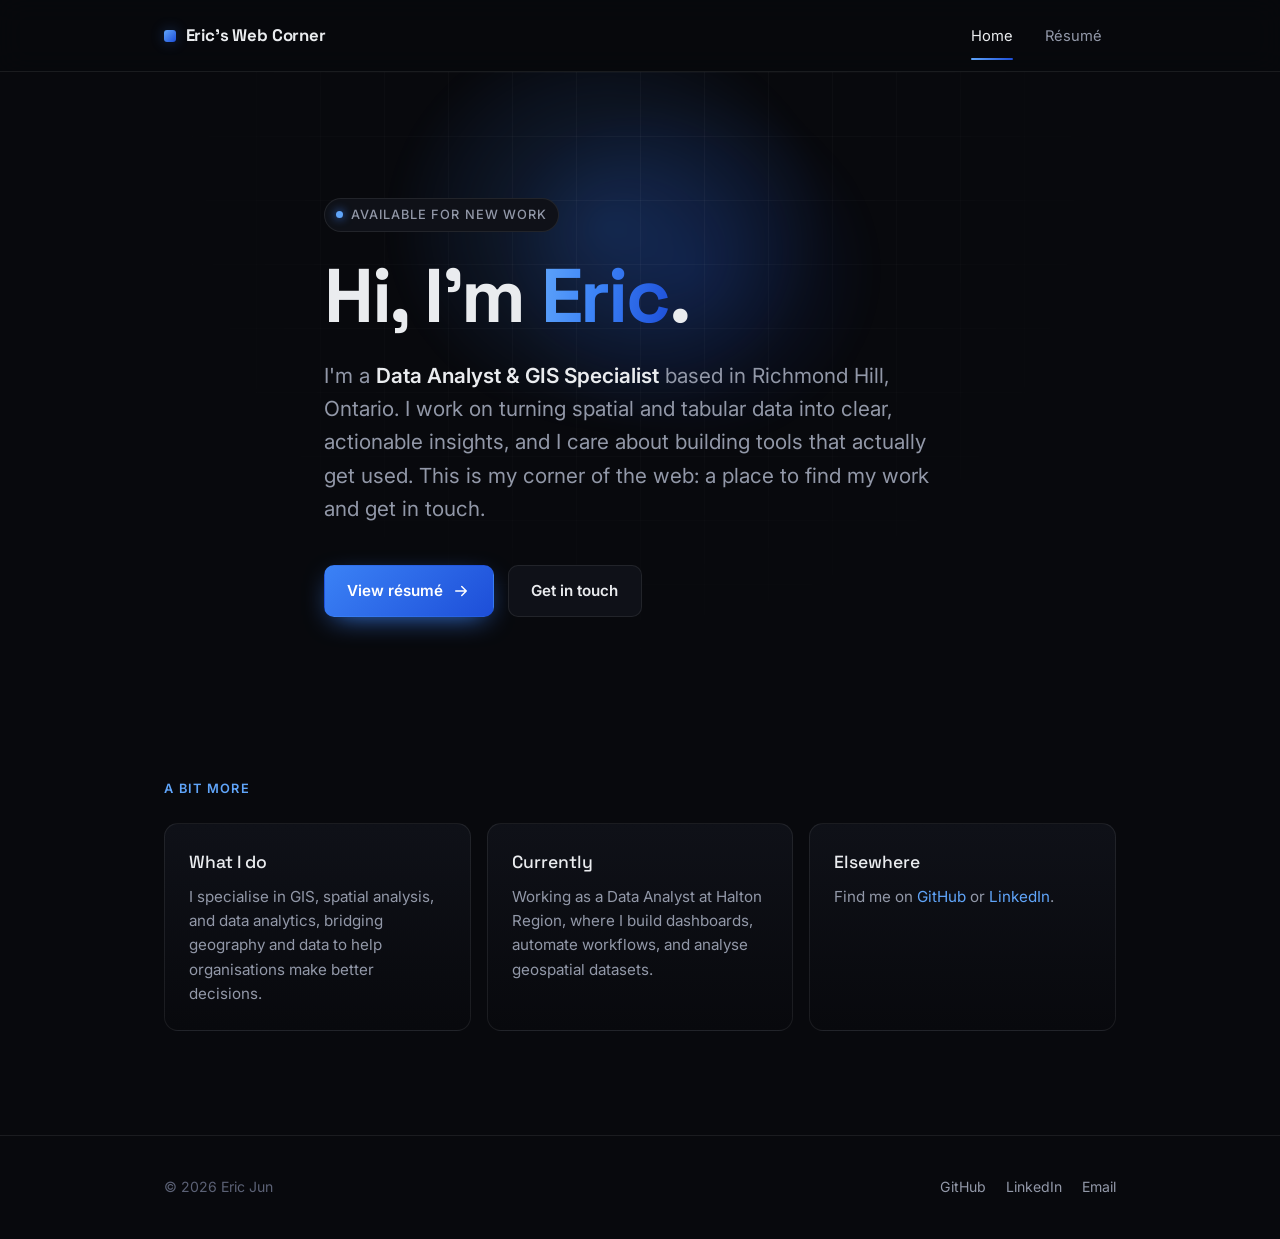
<file: index.html>
<!DOCTYPE html>
<html lang="en">
<head>
  <meta charset="UTF-8" />
  <meta name="viewport" content="width=device-width, initial-scale=1.0" />

  <title>Seungwon (Eric) Jun</title>
  <meta name="description" content="Personal site of Seungwon (Eric) Jun." />

  <link rel="preconnect" href="https://fonts.googleapis.com" />
  <link rel="preconnect" href="https://fonts.gstatic.com" crossorigin />
  <link href="https://fonts.googleapis.com/css2?family=Inter:wght@400;500;600&family=Space+Grotesk:wght@500;700&display=swap" rel="stylesheet" />

  <link rel="stylesheet" href="css/style.css" />
</head>
<body>

  <!-- Nav is injected here by js/components.js — do not edit this line -->
  <div id="nav-placeholder"></div>

  <main>

    <!-- ============================ HERO ============================ -->
    <section class="hero">
      <div class="wrap hero__inner">
        <span class="eyebrow">Available for new work</span>

        <!-- EDIT: your name + one-line identity -->
        <h1>Hi, I'm <span class="accent">Eric</span>.</h1>

        <!-- EDIT: a short description about you (1–3 sentences). -->
        <p class="hero__lead">
          I'm a <strong>Data Analyst & GIS Specialist</strong> based in Richmond Hill, Ontario.
          I work on turning spatial and tabular data into clear, actionable insights,
          and I care about building tools that actually get used. This is my corner of the
          web: a place to find my work and get in touch.
        </p>

        <div class="cta-row">
          <a class="btn btn--primary" href="resume.html">
            View résumé
            <svg viewBox="0 0 24 24" fill="none" stroke="currentColor" stroke-width="2" stroke-linecap="round" stroke-linejoin="round"><path d="M5 12h14M13 6l6 6-6 6"/></svg>
          </a>
          <a class="btn btn--ghost" href="mailto:seungwon0324@gmail.com">Get in touch</a>
        </div>
      </div>
    </section>

    <!-- ===================== ABOUT / HIGHLIGHTS ===================== -->
    <section class="section">
      <div class="wrap">
        <p class="section__label reveal">A bit more</p>
        <div class="about-grid">
          <article class="card reveal">
            <h3>What I do</h3>
            <p>I specialise in GIS, spatial analysis, and data analytics, bridging geography and data to help organisations make better decisions.</p>
          </article>
          <article class="card reveal">
            <h3>Currently</h3>
            <p>Working as a Data Analyst at Halton Region, where I build dashboards, automate workflows, and analyse geospatial datasets.</p>
          </article>
          <article class="card reveal">
            <h3>Elsewhere</h3>
            <p>Find me on <a href="https://github.com/EricJun56" target="_blank" rel="noopener" style="color:var(--blue-bright)">GitHub</a> or <a href="https://ca.linkedin.com/in/seungwon-jun-90b44b221" target="_blank" rel="noopener" style="color:var(--blue-bright)">LinkedIn</a>.</p>
          </article>
        </div>
      </div>
    </section>

  </main>

  <!-- Footer is injected here by js/components.js — do not edit this line -->
  <div id="footer-placeholder"></div>

  <!-- components.js must load before main.js -->
  <script src="js/components.js"></script>
  <script src="js/main.js"></script>
</body>
</html>
</file>
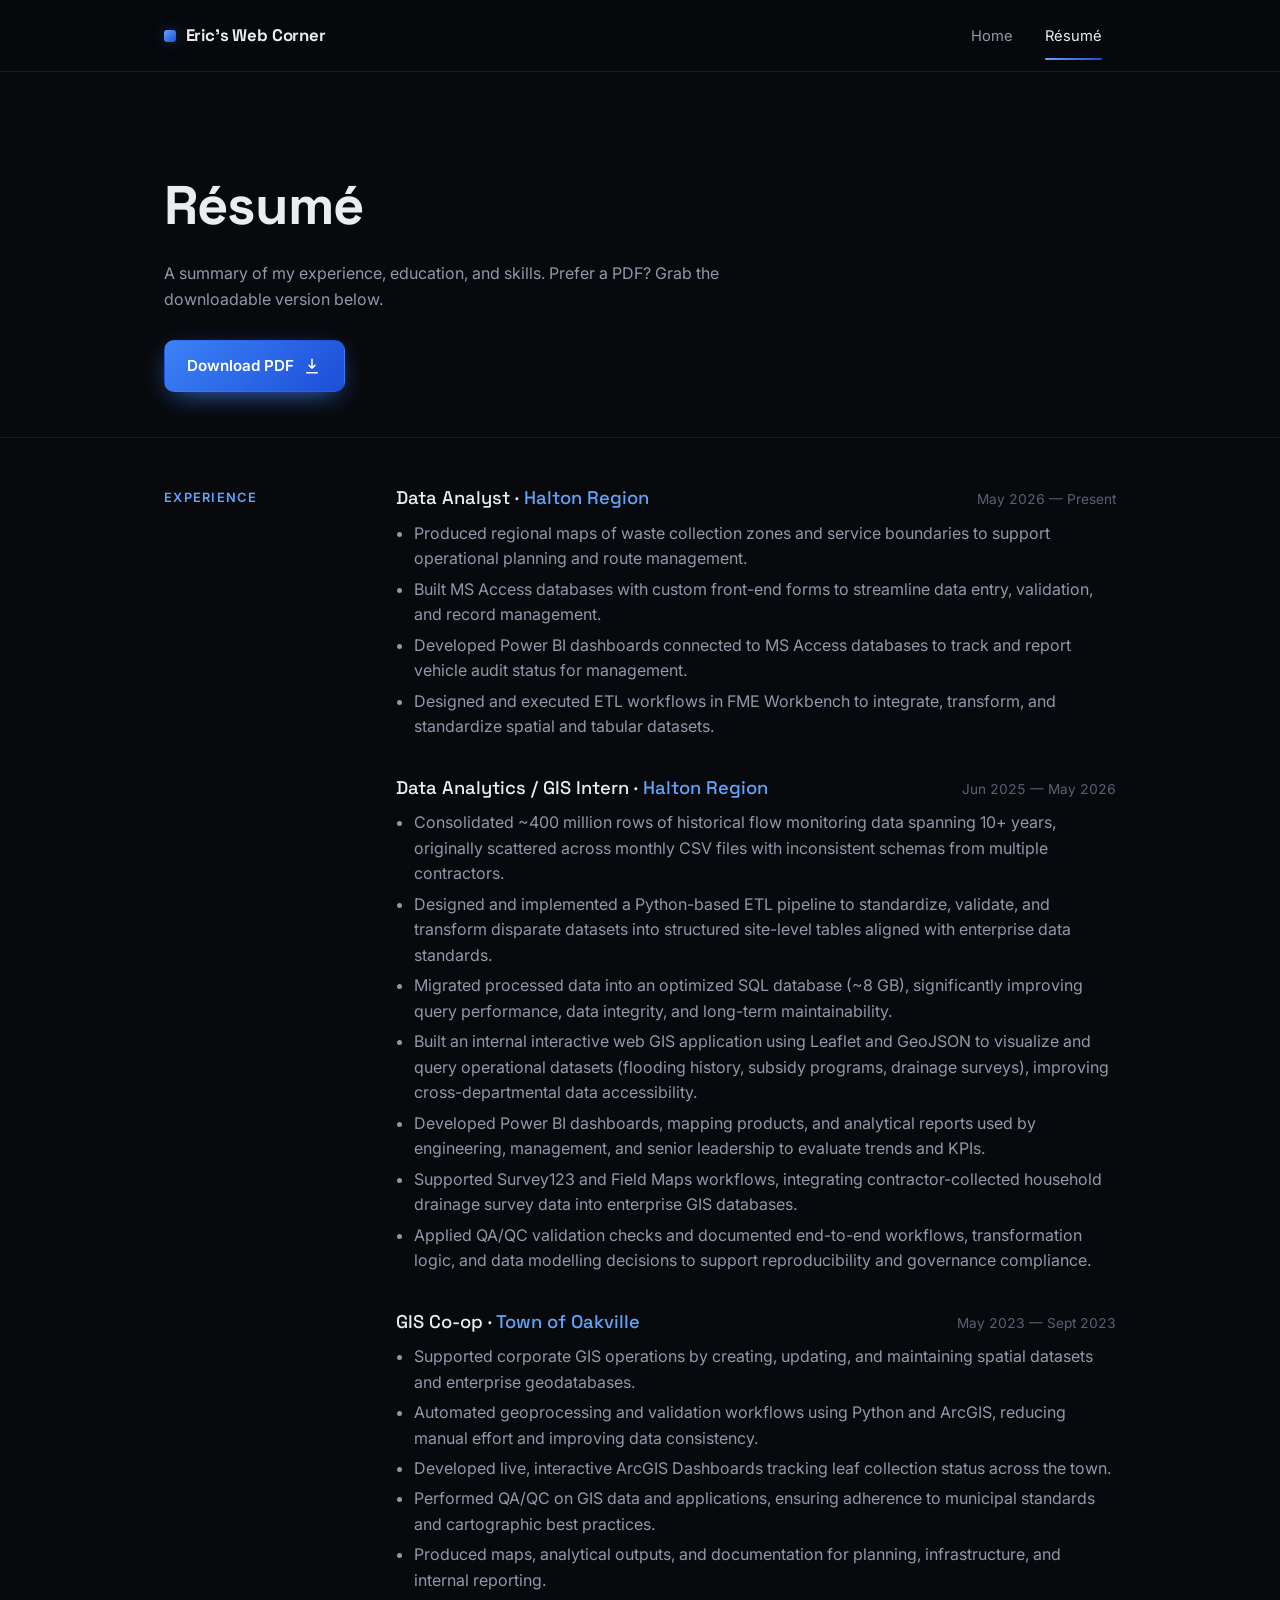
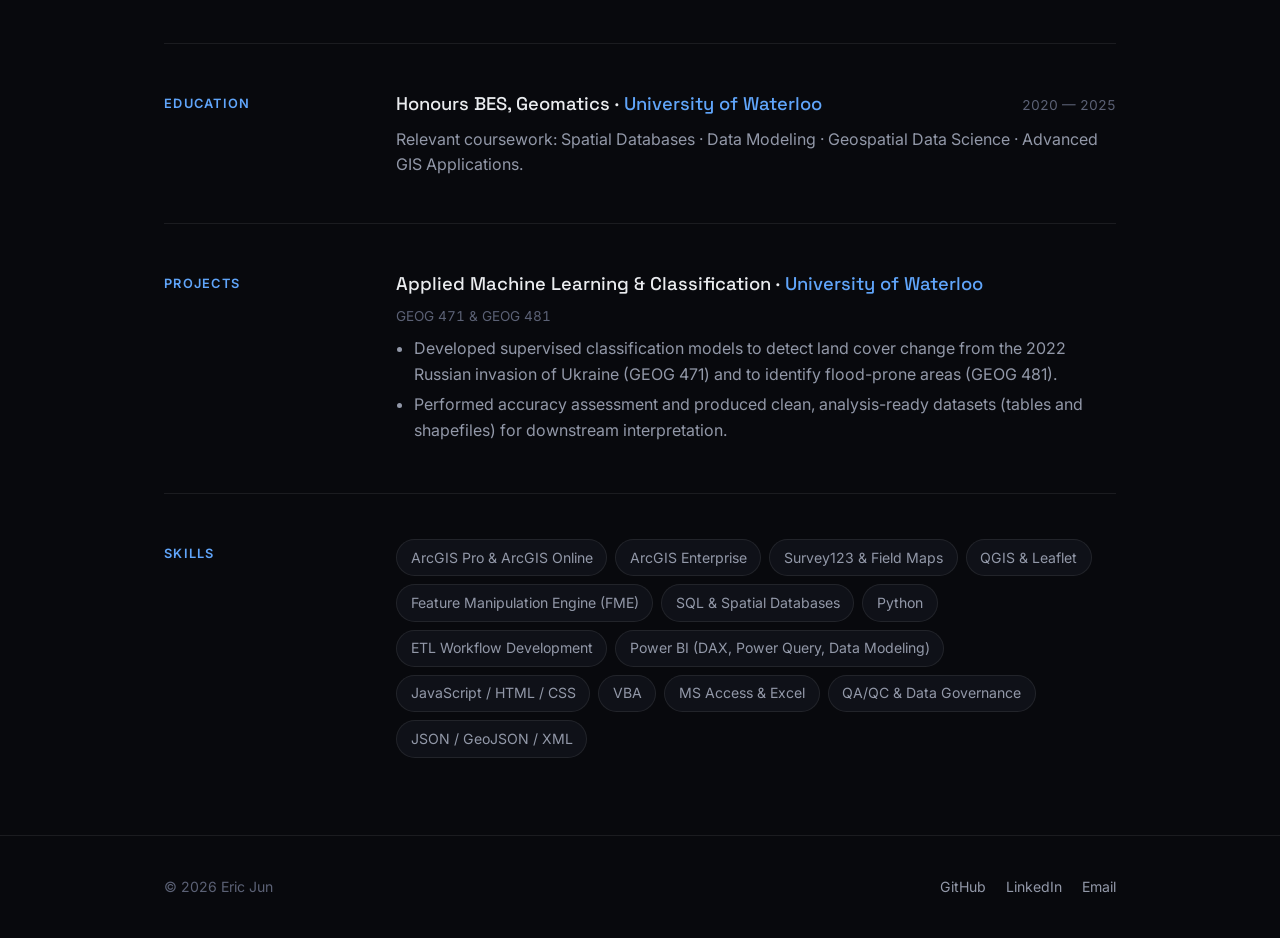
<file: resume.html>
<!DOCTYPE html>
<html lang="en">
<head>
  <meta charset="UTF-8" />
  <meta name="viewport" content="width=device-width, initial-scale=1.0" />

  <title>Résumé — Eric Jun</title>
  <meta name="description" content="Résumé of Seungwon (Eric) Jun — GIS & Data Analytics Technologist." />

  <link rel="preconnect" href="https://fonts.googleapis.com" />
  <link rel="preconnect" href="https://fonts.gstatic.com" crossorigin />
  <link href="https://fonts.googleapis.com/css2?family=Inter:wght@400;500;600&family=Space+Grotesk:wght@500;700&display=swap" rel="stylesheet" />

  <link rel="stylesheet" href="css/style.css" />
</head>
<body>

  <!-- Nav is injected here by js/components.js — do not edit this line -->
  <div id="nav-placeholder"></div>

  <main>

    <!-- ========================= PAGE HEAD ========================= -->
    <section class="page-head">
      <div class="wrap">
        <h1>Résumé</h1>
        <p>A summary of my experience, education, and skills. Prefer a PDF? Grab the downloadable version below.</p>
        <div class="cta-row">
          <a class="btn btn--primary" href="assets/resume.pdf" download>
            Download PDF
            <svg viewBox="0 0 24 24" fill="none" stroke="currentColor" stroke-width="2" stroke-linecap="round" stroke-linejoin="round"><path d="M12 3v12m0 0l-4-4m4 4l4-4M5 21h14"/></svg>
          </a>
        </div>
      </div>
    </section>

    <div class="wrap">

      <!-- ========================= EXPERIENCE ===================== -->
      <section class="resume-block">
        <h2>Experience</h2>
        <div>

          <div class="entry">
            <div class="entry__top">
              <span class="entry__role">Data Analyst · <span class="entry__org">Halton Region</span></span>
              <span class="entry__date">May 2026 — Present</span>
            </div>
            <div class="entry__desc">
              <ul>
                <li>Produced regional maps of waste collection zones and service boundaries to support operational planning and route management.</li>
                <li>Built MS Access databases with custom front-end forms to streamline data entry, validation, and record management.</li>
                <li>Developed Power BI dashboards connected to MS Access databases to track and report vehicle audit status for management.</li>
                <li>Designed and executed ETL workflows in FME Workbench to integrate, transform, and standardize spatial and tabular datasets.</li>
              </ul>
            </div>
          </div>

          <div class="entry">
            <div class="entry__top">
              <span class="entry__role">Data Analytics / GIS Intern · <span class="entry__org">Halton Region</span></span>
              <span class="entry__date">Jun 2025 — May 2026</span>
            </div>
            <div class="entry__desc">
              <ul>
                <li>Consolidated ~400 million rows of historical flow monitoring data spanning 10+ years, originally scattered across monthly CSV files with inconsistent schemas from multiple contractors.</li>
                <li>Designed and implemented a Python-based ETL pipeline to standardize, validate, and transform disparate datasets into structured site-level tables aligned with enterprise data standards.</li>
                <li>Migrated processed data into an optimized SQL database (~8 GB), significantly improving query performance, data integrity, and long-term maintainability.</li>
                <li>Built an internal interactive web GIS application using Leaflet and GeoJSON to visualize and query operational datasets (flooding history, subsidy programs, drainage surveys), improving cross-departmental data accessibility.</li>
                <li>Developed Power BI dashboards, mapping products, and analytical reports used by engineering, management, and senior leadership to evaluate trends and KPIs.</li>
                <li>Supported Survey123 and Field Maps workflows, integrating contractor-collected household drainage survey data into enterprise GIS databases.</li>
                <li>Applied QA/QC validation checks and documented end-to-end workflows, transformation logic, and data modelling decisions to support reproducibility and governance compliance.</li>
              </ul>
            </div>
          </div>

          <div class="entry">
            <div class="entry__top">
              <span class="entry__role">GIS Co-op · <span class="entry__org">Town of Oakville</span></span>
              <span class="entry__date">May 2023 — Sept 2023</span>
            </div>
            <div class="entry__desc">
              <ul>
                <li>Supported corporate GIS operations by creating, updating, and maintaining spatial datasets and enterprise geodatabases.</li>
                <li>Automated geoprocessing and validation workflows using Python and ArcGIS, reducing manual effort and improving data consistency.</li>
                <li>Developed live, interactive ArcGIS Dashboards tracking leaf collection status across the town.</li>
                <li>Performed QA/QC on GIS data and applications, ensuring adherence to municipal standards and cartographic best practices.</li>
                <li>Produced maps, analytical outputs, and documentation for planning, infrastructure, and internal reporting.</li>
              </ul>
            </div>
          </div>

        </div>
      </section>

      <!-- ========================= EDUCATION ====================== -->
      <section class="resume-block">
        <h2>Education</h2>
        <div>
          <div class="entry">
            <div class="entry__top">
              <span class="entry__role">Honours BES, Geomatics · <span class="entry__org">University of Waterloo</span></span>
              <span class="entry__date">2020 — 2025</span>
            </div>
            <p class="entry__desc">Relevant coursework: Spatial Databases · Data Modeling · Geospatial Data Science · Advanced GIS Applications.</p>
          </div>
        </div>
      </section>

      <!-- ========================= PROJECTS ======================== -->
      <section class="resume-block">
        <h2>Projects</h2>
        <div>
          <div class="entry">
            <div class="entry__top">
              <span class="entry__role">Applied Machine Learning & Classification · <span class="entry__org">University of Waterloo</span></span>
              <span class="entry__date">GEOG 471 & GEOG 481</span>
            </div>
            <div class="entry__desc">
              <ul>
                <li>Developed supervised classification models to detect land cover change from the 2022 Russian invasion of Ukraine (GEOG 471) and to identify flood-prone areas (GEOG 481).</li>
                <li>Performed accuracy assessment and produced clean, analysis-ready datasets (tables and shapefiles) for downstream interpretation.</li>
              </ul>
            </div>
          </div>
        </div>
      </section>

      <!-- ========================== SKILLS ======================== -->
      <section class="resume-block">
        <h2>Skills</h2>
        <div class="chips">
          <span class="chip">ArcGIS Pro & ArcGIS Online</span>
          <span class="chip">ArcGIS Enterprise</span>
          <span class="chip">Survey123 & Field Maps</span>
          <span class="chip">QGIS & Leaflet</span>
          <span class="chip">Feature Manipulation Engine (FME)</span>
          <span class="chip">SQL & Spatial Databases</span>
          <span class="chip">Python</span>
          <span class="chip">ETL Workflow Development</span>
          <span class="chip">Power BI (DAX, Power Query, Data Modeling)</span>
          <span class="chip">JavaScript / HTML / CSS</span>
          <span class="chip">VBA</span>
          <span class="chip">MS Access & Excel</span>
          <span class="chip">QA/QC & Data Governance</span>
          <span class="chip">JSON / GeoJSON / XML</span>
        </div>
      </section>

    </div>
  </main>

  <!-- Footer is injected here by js/components.js — do not edit this line -->
  <div id="footer-placeholder"></div>

  <!-- components.js must load before main.js -->
  <script src="js/components.js"></script>
  <script src="js/main.js"></script>
</body>
</html>
</file>
<file: css/style.css>
/* =====================================================================
   Personal site — shared stylesheet
   Edit the design tokens below to re-theme the whole site at once.
   ===================================================================== */

:root {
  /* --- Surfaces (blue-tinted black) --- */
  --bg:          #08090d;
  --bg-elev:     #0f1118;
  --bg-elev-2:   #161922;

  /* --- Lines --- */
  --border:        rgba(255, 255, 255, 0.08);
  --border-strong: rgba(96, 165, 250, 0.28);

  /* --- Text --- */
  --text:        #eaecef;
  --text-muted:  #9298a8;
  --text-faint:  #5b6175;

  /* --- Blue system (layered, not a single flat accent) --- */
  --blue-deep:   #1d4ed8;
  --blue:        #3b82f6;
  --blue-bright: #60a5fa;
  --glow:        rgba(59, 130, 246, 0.30);

  /* --- Type --- */
  --font-display: "Space Grotesk", system-ui, sans-serif;
  --font-body:    "Inter", system-ui, sans-serif;

  /* --- Layout --- */
  --maxw: 1080px;
  --gutter: clamp(1.25rem, 5vw, 4rem);
  --nav-h: 72px;
}

/* ---------- Reset ---------- */
*, *::before, *::after { box-sizing: border-box; margin: 0; padding: 0; }

html { scroll-behavior: smooth; }

body {
  background: var(--bg);
  color: var(--text);
  font-family: var(--font-body);
  font-size: 1rem;
  line-height: 1.6;
  -webkit-font-smoothing: antialiased;
  text-rendering: optimizeLegibility;
  min-height: 100vh;
  overflow-x: hidden;
}

a { color: inherit; text-decoration: none; }
img { display: block; max-width: 100%; }

::selection { background: var(--blue); color: #fff; }

/* ---------- Layout helpers ---------- */
.wrap {
  width: 100%;
  max-width: var(--maxw);
  margin-inline: auto;
  padding-inline: var(--gutter);
}

/* =====================================================================
   Navigation
   ===================================================================== */
.nav {
  position: sticky;
  top: 0;
  z-index: 50;
  height: var(--nav-h);
  display: flex;
  align-items: center;
  background: rgba(8, 9, 13, 0.72);
  backdrop-filter: blur(14px);
  -webkit-backdrop-filter: blur(14px);
  border-bottom: 1px solid var(--border);
}

.nav__inner {
  width: 100%;
  max-width: var(--maxw);
  margin-inline: auto;
  padding-inline: var(--gutter);
  display: flex;
  align-items: center;
  justify-content: space-between;
}

.nav__brand {
  font-family: var(--font-display);
  font-weight: 700;
  font-size: 1.05rem;
  letter-spacing: -0.01em;
  display: inline-flex;
  align-items: center;
  gap: 0.6rem;
}

.nav__mark {
  width: 12px;
  height: 12px;
  border-radius: 3px;
  background: linear-gradient(135deg, var(--blue-bright), var(--blue-deep));
  box-shadow: 0 0 14px var(--glow);
}

.nav__links {
  display: flex;
  align-items: center;
  gap: 0.35rem;
  list-style: none;
}

.nav__link {
  position: relative;
  padding: 0.5rem 0.85rem;
  font-size: 0.92rem;
  color: var(--text-muted);
  border-radius: 8px;
  transition: color 0.18s ease, background 0.18s ease;
}

.nav__link:hover { color: var(--text); background: rgba(255, 255, 255, 0.04); }

.nav__link.is-active { color: var(--text); }

.nav__link.is-active::after {
  content: "";
  position: absolute;
  left: 0.85rem;
  right: 0.85rem;
  bottom: -0.45rem;
  height: 2px;
  border-radius: 2px;
  background: linear-gradient(90deg, var(--blue-bright), var(--blue-deep));
}

/* Mobile menu toggle (hidden on desktop) */
.nav__toggle {
  display: none;
  width: 42px;
  height: 42px;
  border: 1px solid var(--border);
  border-radius: 10px;
  background: transparent;
  cursor: pointer;
  position: relative;
}
.nav__toggle span,
.nav__toggle span::before,
.nav__toggle span::after {
  content: "";
  position: absolute;
  left: 50%;
  width: 18px;
  height: 1.5px;
  background: var(--text);
  transform: translateX(-50%);
  transition: transform 0.2s ease, opacity 0.2s ease;
}
.nav__toggle span { top: 50%; transform: translate(-50%, -50%); }
.nav__toggle span::before { top: -6px; }
.nav__toggle span::after  { top: 6px; }

@media (max-width: 640px) {
  .nav__toggle { display: block; }

  .nav__links {
    position: fixed;
    inset: var(--nav-h) 0 auto 0;
    flex-direction: column;
    align-items: stretch;
    gap: 0;
    padding: 0.5rem var(--gutter) 1rem;
    background: rgba(8, 9, 13, 0.96);
    backdrop-filter: blur(14px);
    border-bottom: 1px solid var(--border);
    transform: translateY(-12px);
    opacity: 0;
    pointer-events: none;
    transition: transform 0.2s ease, opacity 0.2s ease;
  }
  .nav__links.is-open { transform: translateY(0); opacity: 1; pointer-events: auto; }
  .nav__link { padding: 0.85rem 0.5rem; font-size: 1rem; }
  .nav__link.is-active::after { left: 0.5rem; right: auto; width: 18px; }
}

/* =====================================================================
   Hero (home)
   ===================================================================== */
.hero {
  position: relative;
  padding-block: clamp(4.5rem, 14vh, 9rem) clamp(3.5rem, 10vh, 7rem);
  overflow: hidden;
}

/* Signature: soft aurora glow behind the name */
.hero::before {
  content: "";
  position: absolute;
  top: -28%;
  left: 50%;
  width: min(900px, 120vw);
  height: 720px;
  transform: translateX(-50%);
  background:
    radial-gradient(closest-side, rgba(59, 130, 246, 0.22), transparent 70%),
    radial-gradient(closest-side, rgba(29, 78, 216, 0.18), transparent 70%);
  background-position: 38% 30%, 64% 58%;
  background-repeat: no-repeat;
  background-size: 70% 80%, 60% 70%;
  filter: blur(8px);
  animation: drift 16s ease-in-out infinite alternate;
  pointer-events: none;
}

/* faint grid floor */
.hero::after {
  content: "";
  position: absolute;
  inset: 0;
  background-image:
    linear-gradient(var(--border) 1px, transparent 1px),
    linear-gradient(90deg, var(--border) 1px, transparent 1px);
  background-size: 64px 64px;
  -webkit-mask-image: radial-gradient(circle at 50% 18%, #000 0%, transparent 60%);
          mask-image: radial-gradient(circle at 50% 18%, #000 0%, transparent 60%);
  opacity: 0.5;
  pointer-events: none;
}

.hero__inner { position: relative; z-index: 1; max-width: 760px; }

.eyebrow {
  display: inline-flex;
  align-items: center;
  gap: 0.5rem;
  font-family: var(--font-body);
  font-size: 0.8rem;
  font-weight: 500;
  letter-spacing: 0.08em;
  text-transform: uppercase;
  color: var(--text-muted);
  padding: 0.35rem 0.7rem;
  border: 1px solid var(--border);
  border-radius: 100px;
  background: var(--bg-elev);
}
.eyebrow::before {
  content: "";
  width: 7px; height: 7px;
  border-radius: 50%;
  background: var(--blue-bright);
  box-shadow: 0 0 10px var(--blue);
}

.hero h1 {
  font-family: var(--font-display);
  font-weight: 700;
  font-size: clamp(2.6rem, 8vw, 4.75rem);
  line-height: 1.02;
  letter-spacing: -0.03em;
  margin-top: 1.6rem;
}

.hero h1 .accent {
  background: linear-gradient(100deg, var(--blue-bright) 0%, var(--blue) 45%, var(--blue-deep) 100%);
  -webkit-background-clip: text;
          background-clip: text;
  -webkit-text-fill-color: transparent;
  color: transparent;
}

.hero__lead {
  margin-top: 1.5rem;
  font-size: clamp(1.05rem, 2.4vw, 1.3rem);
  color: var(--text-muted);
  max-width: 60ch;
}

.hero__lead strong { color: var(--text); font-weight: 600; }

/* ---------- Buttons ---------- */
.cta-row { margin-top: 2.5rem; display: flex; flex-wrap: wrap; gap: 0.9rem; }

.btn {
  display: inline-flex;
  align-items: center;
  gap: 0.55rem;
  padding: 0.8rem 1.4rem;
  border-radius: 10px;
  font-weight: 600;
  font-size: 0.95rem;
  border: 1px solid transparent;
  cursor: pointer;
  transition: transform 0.15s ease, box-shadow 0.2s ease, background 0.2s ease, border-color 0.2s ease;
}
.btn:active { transform: translateY(1px); }

.btn--primary {
  background: linear-gradient(135deg, var(--blue) 0%, var(--blue-deep) 100%);
  color: #fff;
  box-shadow: 0 8px 28px -10px var(--blue);
}
.btn--primary:hover { box-shadow: 0 12px 34px -8px var(--blue); transform: translateY(-2px); }

.btn--ghost {
  background: var(--bg-elev);
  border-color: var(--border);
  color: var(--text);
}
.btn--ghost:hover { border-color: var(--border-strong); background: var(--bg-elev-2); }

.btn svg { width: 18px; height: 18px; }

/* =====================================================================
   Generic section + about cards (home)
   ===================================================================== */
.section { padding-block: clamp(3rem, 8vh, 5.5rem); }

.section__label {
  font-family: var(--font-body);
  font-size: 0.8rem;
  font-weight: 600;
  letter-spacing: 0.1em;
  text-transform: uppercase;
  color: var(--blue-bright);
  margin-bottom: 1.5rem;
}

.about-grid {
  display: grid;
  grid-template-columns: repeat(auto-fit, minmax(220px, 1fr));
  gap: 1rem;
}

.card {
  padding: 1.5rem;
  border: 1px solid var(--border);
  border-radius: 14px;
  background: linear-gradient(180deg, var(--bg-elev), var(--bg));
  transition: border-color 0.2s ease, transform 0.2s ease;
}
.card:hover { border-color: var(--border-strong); transform: translateY(-3px); }

.card h3 {
  font-family: var(--font-display);
  font-size: 1.1rem;
  font-weight: 500;
  margin-bottom: 0.5rem;
}
.card p { color: var(--text-muted); font-size: 0.95rem; }

/* =====================================================================
   Résumé page
   ===================================================================== */
.page-head {
  position: relative;
  padding-block: clamp(3.5rem, 10vh, 6rem) clamp(2rem, 5vh, 3rem);
  border-bottom: 1px solid var(--border);
}
.page-head h1 {
  font-family: var(--font-display);
  font-weight: 700;
  font-size: clamp(2.2rem, 6vw, 3.4rem);
  letter-spacing: -0.02em;
}
.page-head p { margin-top: 0.75rem; color: var(--text-muted); max-width: 60ch; }
.page-head .cta-row { margin-top: 1.75rem; }

/* Résumé block: label column + content column */
.resume-block {
  display: grid;
  grid-template-columns: 200px 1fr;
  gap: 2rem;
  padding-block: clamp(2rem, 5vh, 3rem);
  border-bottom: 1px solid var(--border);
}
.resume-block:last-child { border-bottom: none; }

.resume-block > h2 {
  font-family: var(--font-body);
  font-size: 0.8rem;
  font-weight: 600;
  letter-spacing: 0.1em;
  text-transform: uppercase;
  color: var(--blue-bright);
  padding-top: 0.3rem;
}

.entry { padding-bottom: 1.75rem; }
.entry:last-child { padding-bottom: 0; }

.entry__top {
  display: flex;
  flex-wrap: wrap;
  justify-content: space-between;
  align-items: baseline;
  gap: 0.5rem;
}
.entry__role {
  font-family: var(--font-display);
  font-size: 1.15rem;
  font-weight: 500;
}
.entry__org { color: var(--blue-bright); font-weight: 500; }
.entry__date {
  font-size: 0.85rem;
  color: var(--text-faint);
  font-variant-numeric: tabular-nums;
}
.entry__desc { margin-top: 0.5rem; color: var(--text-muted); }
.entry__desc ul { margin-top: 0.5rem; padding-left: 1.1rem; }
.entry__desc li { margin-bottom: 0.3rem; }

/* skills as chips */
.chips { display: flex; flex-wrap: wrap; gap: 0.5rem; }
.chip {
  padding: 0.4rem 0.85rem;
  border: 1px solid var(--border);
  border-radius: 100px;
  font-size: 0.88rem;
  color: var(--text-muted);
  background: var(--bg-elev);
  transition: border-color 0.18s ease, color 0.18s ease;
}
.chip:hover { border-color: var(--border-strong); color: var(--text); }

@media (max-width: 680px) {
  .resume-block { grid-template-columns: 1fr; gap: 0.75rem; }
}

/* =====================================================================
   Footer
   ===================================================================== */
.footer {
  border-top: 1px solid var(--border);
  padding-block: 2.5rem;
  margin-top: 2rem;
}
.footer__inner {
  display: flex;
  flex-wrap: wrap;
  justify-content: space-between;
  align-items: center;
  gap: 1rem;
  color: var(--text-faint);
  font-size: 0.88rem;
}
.footer__links { display: flex; gap: 1.25rem; }
.footer__links a { color: var(--text-muted); transition: color 0.18s ease; }
.footer__links a:hover { color: var(--blue-bright); }

/* =====================================================================
   Motion + accessibility
   ===================================================================== */
@keyframes drift {
  from { transform: translateX(-50%) translateY(0) scale(1); }
  to   { transform: translateX(-50%) translateY(24px) scale(1.06); }
}

/* Scroll reveal (toggled by JS) */
.reveal { opacity: 0; transform: translateY(16px); transition: opacity 0.6s ease, transform 0.6s ease; }
.reveal.is-visible { opacity: 1; transform: none; }

:focus-visible {
  outline: 2px solid var(--blue-bright);
  outline-offset: 3px;
  border-radius: 4px;
}

@media (prefers-reduced-motion: reduce) {
  *, *::before, *::after {
    animation: none !important;
    transition: none !important;
    scroll-behavior: auto !important;
  }
  .reveal { opacity: 1; transform: none; }
}
</file>
